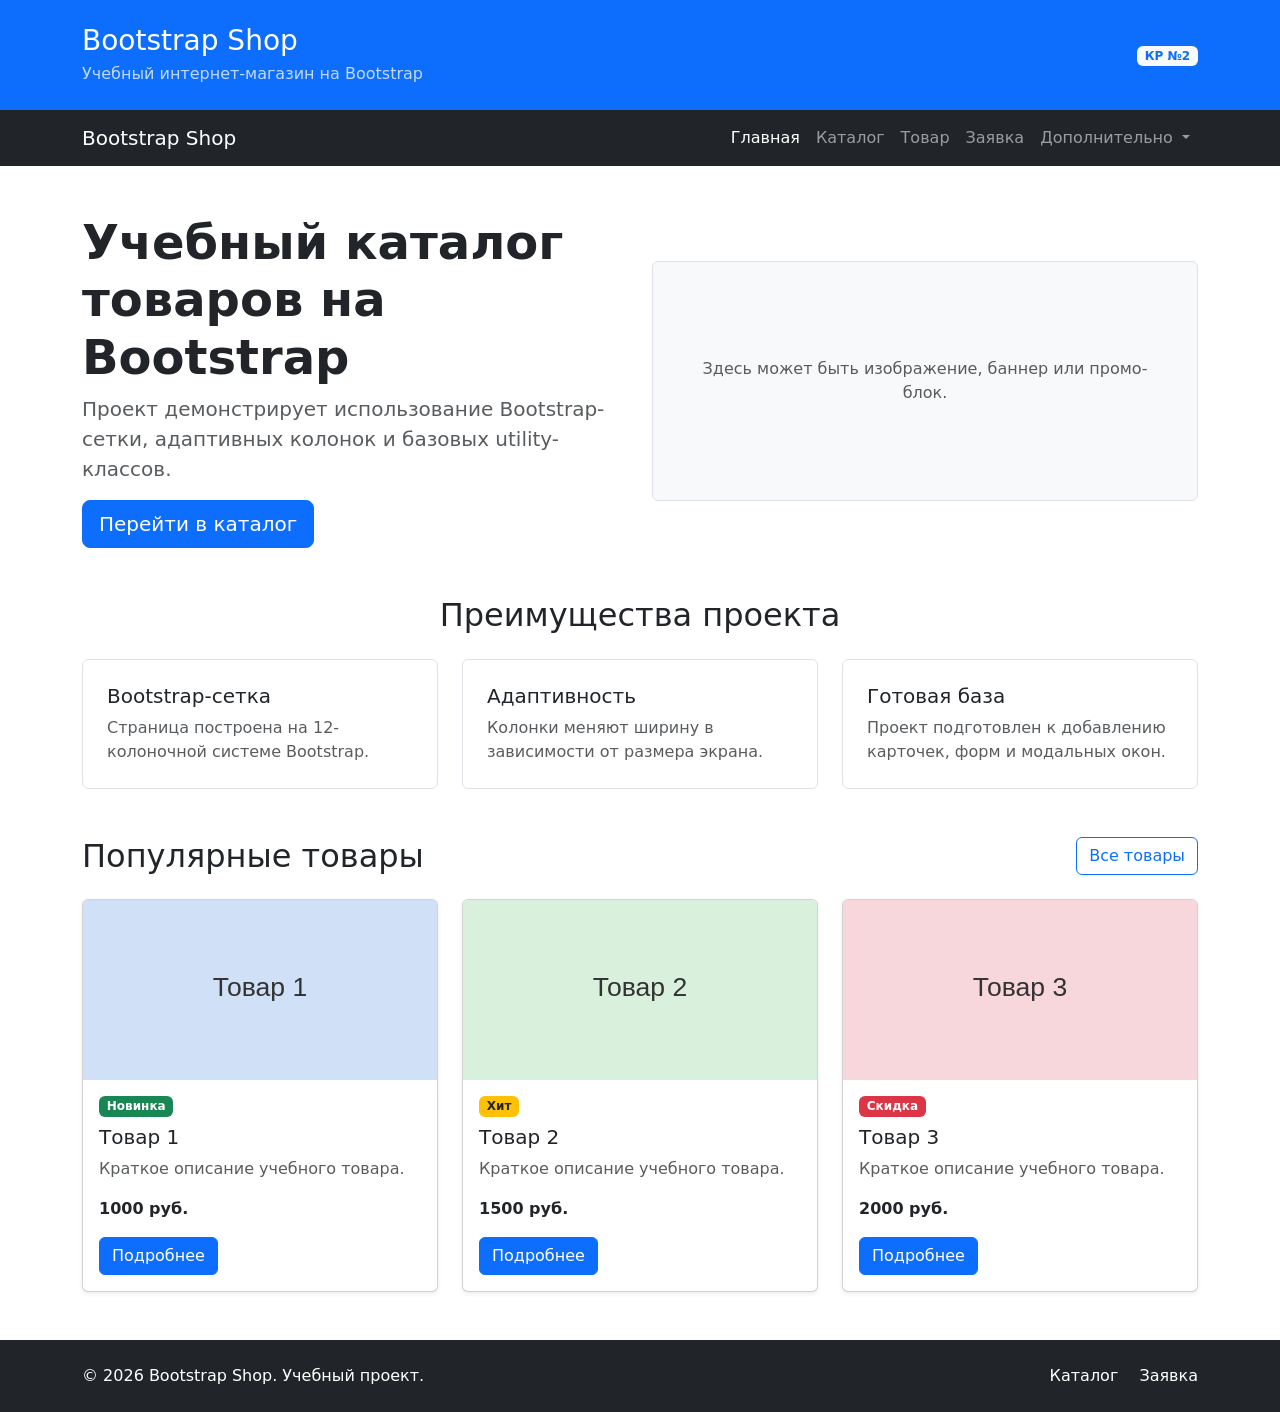
<file: index.html>
<!DOCTYPE html>
<html lang="ru">
<head>
  <meta charset="UTF-8">
  <meta name="viewport" content="width=device-width, initial-scale=1.0">
  <title>Главная — Bootstrap Shop</title>
  <!-- Bootstrap через CDN -->
  <link
    href="https://cdn.jsdelivr.net/npm/bootstrap@5.3.8/dist/css/bootstrap.min.css"
    rel="stylesheet"
  >
  <!-- Свои стили после Bootstrap -->
  <link rel="stylesheet" href="css/custom.css">
</head>
<body>
  <!-- Шапка на сетке -->
  <header class="bg-primary text-white py-4">
    <div class="container">
      <div class="row align-items-center">
        <div class="col-12 col-md-8">
          <p class="h3 mb-1">Bootstrap Shop</p>
          <p class="mb-0 opacity-75">
            Учебный интернет-магазин на Bootstrap
          </p>
        </div>
        <div class="col-12 col-md-4 text-md-end mt-3 mt-md-0">
          <span class="badge bg-light text-primary">КР №2</span>
        </div>
      </div>
    </div>
  </header>

  <!-- Navbar: сворачивается на мобильных -->
  <nav class="navbar navbar-expand-lg navbar-dark bg-dark">
    <div class="container">
      <a class="navbar-brand" href="index.html">Bootstrap Shop</a>
      <button
        class="navbar-toggler"
        type="button"
        data-bs-toggle="collapse"
        data-bs-target="#mainNavbar"
        aria-controls="mainNavbar"
        aria-expanded="false"
        aria-label="Переключить навигацию"
      >
        <span class="navbar-toggler-icon"></span>
      </button>
      <div class="collapse navbar-collapse" id="mainNavbar">
        <ul class="navbar-nav ms-auto">
          <li class="nav-item">
            <a class="nav-link active" aria-current="page" href="index.html">Главная</a>
          </li>
          <li class="nav-item">
            <a class="nav-link" href="catalog.html">Каталог</a>
          </li>
          <li class="nav-item">
            <a class="nav-link" href="product.html">Товар</a>
          </li>
          <li class="nav-item">
            <a class="nav-link" href="order.html">Заявка</a>
          </li>
          <!-- Выпадающее меню -->
          <li class="nav-item dropdown">
            <a
              class="nav-link dropdown-toggle"
              href="#"
              role="button"
              data-bs-toggle="dropdown"
              aria-expanded="false"
            >
              Дополнительно
            </a>
            <ul class="dropdown-menu dropdown-menu-end">
              <li><a class="dropdown-item" href="catalog.html">Все товары</a></li>
              <li><a class="dropdown-item" href="order.html">Оформить заявку</a></li>
              <li><a class="dropdown-item" href="index.html#popular">Популярное</a></li>
            </ul>
          </li>
        </ul>
      </div>
    </div>
  </nav>

  <main>
    <!-- Hero: 2 колонки на lg, 1 на мобильных -->
    <section class="container my-5">
      <div class="row align-items-center g-4">
        <div class="col-12 col-lg-6">
          <h1 class="display-5 fw-bold">
            Учебный каталог товаров на Bootstrap
          </h1>
          <p class="lead text-muted">
            Проект демонстрирует использование Bootstrap-сетки,
            адаптивных колонок и базовых utility-классов.
          </p>
          <a class="btn btn-primary btn-lg" href="catalog.html">
            Перейти в каталог
          </a>
        </div>
        <div class="col-12 col-lg-6">
          <div class="placeholder-box p-5 bg-light border rounded text-center d-flex align-items-center justify-content-center">
            <p class="mb-0 text-muted">
              Здесь может быть изображение, баннер или промо-блок.
            </p>
          </div>
        </div>
      </div>
    </section>

    <!-- Преимущества: 3 колонки с md -->
    <section class="container my-5">
      <h2 class="text-center mb-4">Преимущества проекта</h2>
      <div class="row g-4">
        <div class="col-12 col-md-4">
          <div class="p-4 border rounded h-100 bg-white">
            <h3 class="h5">Bootstrap-сетка</h3>
            <p class="mb-0 text-muted">
              Страница построена на 12-колоночной системе Bootstrap.
            </p>
          </div>
        </div>
        <div class="col-12 col-md-4">
          <div class="p-4 border rounded h-100 bg-white">
            <h3 class="h5">Адаптивность</h3>
            <p class="mb-0 text-muted">
              Колонки меняют ширину в зависимости от размера экрана.
            </p>
          </div>
        </div>
        <div class="col-12 col-md-4">
          <div class="p-4 border rounded h-100 bg-white">
            <h3 class="h5">Готовая база</h3>
            <p class="mb-0 text-muted">
              Проект подготовлен к добавлению карточек, форм и модальных окон.
            </p>
          </div>
        </div>
      </div>
    </section>

    <!-- Товары: card, 1 / 2 / 3 колонки -->
    <section class="container my-5" id="popular">
      <div class="d-flex justify-content-between align-items-center mb-4">
        <h2 class="mb-0">Популярные товары</h2>
        <a class="btn btn-outline-primary" href="catalog.html">Все товары</a>
      </div>
      <div class="row g-4">
        <div class="col-12 col-md-6 col-lg-4">
          <div class="card h-100 shadow-sm">
            <img class="card-img-top" src="images/product-1.svg" alt="Товар 1">
            <div class="card-body d-flex flex-column">
              <span class="badge bg-success mb-2 align-self-start">Новинка</span>
              <h3 class="card-title h5">Товар 1</h3>
              <p class="card-text text-muted">Краткое описание учебного товара.</p>
              <p class="fw-bold mb-3 mt-auto">1000 руб.</p>
              <a class="btn btn-primary align-self-start" href="product.html">Подробнее</a>
            </div>
          </div>
        </div>
        <div class="col-12 col-md-6 col-lg-4">
          <div class="card h-100 shadow-sm">
            <img class="card-img-top" src="images/product-2.svg" alt="Товар 2">
            <div class="card-body d-flex flex-column">
              <span class="badge bg-warning text-dark mb-2 align-self-start">Хит</span>
              <h3 class="card-title h5">Товар 2</h3>
              <p class="card-text text-muted">Краткое описание учебного товара.</p>
              <p class="fw-bold mb-3 mt-auto">1500 руб.</p>
              <a class="btn btn-primary align-self-start" href="product.html">Подробнее</a>
            </div>
          </div>
        </div>
        <div class="col-12 col-md-6 col-lg-4">
          <div class="card h-100 shadow-sm">
            <img class="card-img-top" src="images/product-3.svg" alt="Товар 3">
            <div class="card-body d-flex flex-column">
              <span class="badge bg-danger mb-2 align-self-start">Скидка</span>
              <h3 class="card-title h5">Товар 3</h3>
              <p class="card-text text-muted">Краткое описание учебного товара.</p>
              <p class="fw-bold mb-3 mt-auto">2000 руб.</p>
              <a class="btn btn-primary align-self-start" href="product.html">Подробнее</a>
            </div>
          </div>
        </div>
      </div>
    </section>
  </main>

  <!-- Подвал тоже на сетке -->
  <footer class="bg-dark text-white py-4 mt-5">
    <div class="container">
      <div class="row align-items-center g-3">
        <div class="col-12 col-md-6">
          <p class="mb-0">&copy; 2026 Bootstrap Shop. Учебный проект.</p>
        </div>
        <div class="col-12 col-md-6 text-md-end">
          <a class="text-white text-decoration-none me-3" href="catalog.html">Каталог</a>
          <a class="text-white text-decoration-none" href="order.html">Заявка</a>
        </div>
      </div>
    </div>
  </footer>

  <!-- JS для navbar, modal и т.д. -->
  <script src="https://cdn.jsdelivr.net/npm/bootstrap@5.3.8/dist/js/bootstrap.bundle.min.js"></script>
</body>
</html>
</file>
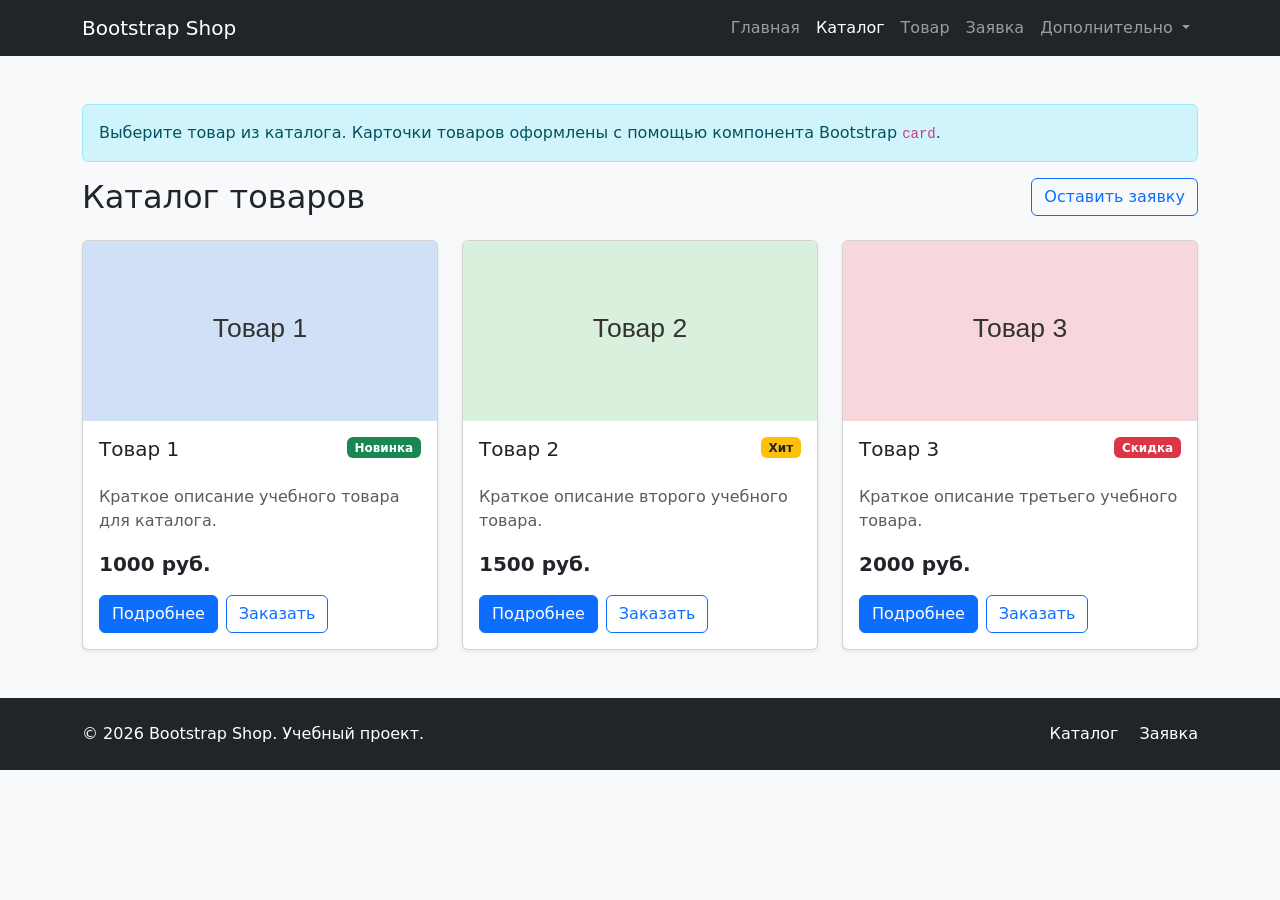
<file: catalog.html>
<!DOCTYPE html>
<html lang="ru">
<head>
  <meta charset="UTF-8">
  <meta name="viewport" content="width=device-width, initial-scale=1.0">
  <title>Каталог — Bootstrap Shop</title>
  <link
    href="https://cdn.jsdelivr.net/npm/bootstrap@5.3.8/dist/css/bootstrap.min.css"
    rel="stylesheet"
  >
  <link rel="stylesheet" href="css/custom.css">
</head>
<body class="bg-light">
  <!-- Navbar: сворачивается на мобильных -->
  <nav class="navbar navbar-expand-lg navbar-dark bg-dark">
    <div class="container">
      <a class="navbar-brand" href="index.html">Bootstrap Shop</a>
      <button
        class="navbar-toggler"
        type="button"
        data-bs-toggle="collapse"
        data-bs-target="#mainNavbar"
        aria-controls="mainNavbar"
        aria-expanded="false"
        aria-label="Переключить навигацию"
      >
        <span class="navbar-toggler-icon"></span>
      </button>
      <div class="collapse navbar-collapse" id="mainNavbar">
        <ul class="navbar-nav ms-auto">
          <li class="nav-item">
            <a class="nav-link" href="index.html">Главная</a>
          </li>
          <li class="nav-item">
            <a class="nav-link active" aria-current="page" href="catalog.html">Каталог</a>
          </li>
          <li class="nav-item">
            <a class="nav-link" href="product.html">Товар</a>
          </li>
          <li class="nav-item">
            <a class="nav-link" href="order.html">Заявка</a>
          </li>
          <!-- Выпадающее меню -->
          <li class="nav-item dropdown">
            <a
              class="nav-link dropdown-toggle"
              href="#"
              role="button"
              data-bs-toggle="dropdown"
              aria-expanded="false"
            >
              Дополнительно
            </a>
            <ul class="dropdown-menu dropdown-menu-end">
              <li><a class="dropdown-item" href="catalog.html">Все товары</a></li>
              <li><a class="dropdown-item" href="order.html">Оформить заявку</a></li>
              <li><a class="dropdown-item" href="index.html#popular">Популярное</a></li>
            </ul>
          </li>
        </ul>
      </div>
    </div>
  </nav>

  <main class="container my-5">
    <!-- Информационное сообщение -->
    <div class="alert alert-info" role="alert">
      Выберите товар из каталога. Карточки товаров оформлены с помощью компонента Bootstrap <code>card</code>.
    </div>

    <div class="d-flex justify-content-between align-items-center mb-4">
      <h1 class="h2 mb-0">Каталог товаров</h1>
      <a class="btn btn-outline-primary" href="order.html">Оставить заявку</a>
    </div>

    <!-- Сетка карточек -->
    <div class="row g-4">
      <div class="col-12 col-md-6 col-lg-4">
        <div class="card h-100 shadow-sm">
          <img class="card-img-top" src="images/product-1.svg" alt="Товар 1">
          <div class="card-body d-flex flex-column">
            <div class="d-flex justify-content-between align-items-start mb-3">
              <h2 class="card-title h5">Товар 1</h2>
              <span class="badge bg-success">Новинка</span>
            </div>
            <p class="card-text text-muted">Краткое описание учебного товара для каталога.</p>
            <p class="fw-bold fs-5 mt-auto">1000 руб.</p>
            <div class="d-flex gap-2">
              <a class="btn btn-primary" href="product.html">Подробнее</a>
              <!-- Открывает модалку -->
              <button
                class="btn btn-outline-primary"
                type="button"
                data-bs-toggle="modal"
                data-bs-target="#orderModal"
              >
                Заказать
              </button>
            </div>
          </div>
        </div>
      </div>
      <div class="col-12 col-md-6 col-lg-4">
        <div class="card h-100 shadow-sm">
          <img class="card-img-top" src="images/product-2.svg" alt="Товар 2">
          <div class="card-body d-flex flex-column">
            <div class="d-flex justify-content-between align-items-start mb-3">
              <h2 class="card-title h5">Товар 2</h2>
              <span class="badge bg-warning text-dark">Хит</span>
            </div>
            <p class="card-text text-muted">Краткое описание второго учебного товара.</p>
            <p class="fw-bold fs-5 mt-auto">1500 руб.</p>
            <div class="d-flex gap-2">
              <a class="btn btn-primary" href="product.html">Подробнее</a>
              <!-- Открывает модалку -->
              <button
                class="btn btn-outline-primary"
                type="button"
                data-bs-toggle="modal"
                data-bs-target="#orderModal"
              >
                Заказать
              </button>
            </div>
          </div>
        </div>
      </div>
      <div class="col-12 col-md-6 col-lg-4">
        <div class="card h-100 shadow-sm">
          <img class="card-img-top" src="images/product-3.svg" alt="Товар 3">
          <div class="card-body d-flex flex-column">
            <div class="d-flex justify-content-between align-items-start mb-3">
              <h2 class="card-title h5">Товар 3</h2>
              <span class="badge bg-danger">Скидка</span>
            </div>
            <p class="card-text text-muted">Краткое описание третьего учебного товара.</p>
            <p class="fw-bold fs-5 mt-auto">2000 руб.</p>
            <div class="d-flex gap-2">
              <a class="btn btn-primary" href="product.html">Подробнее</a>
              <!-- Открывает модалку -->
              <button
                class="btn btn-outline-primary"
                type="button"
                data-bs-toggle="modal"
                data-bs-target="#orderModal"
              >
                Заказать
              </button>
            </div>
          </div>
        </div>
      </div>
    </div>
  </main>

  <footer class="bg-dark text-white py-4 mt-5">
    <div class="container">
      <div class="row align-items-center g-3">
        <div class="col-12 col-md-6">
          <p class="mb-0">&copy; 2026 Bootstrap Shop. Учебный проект.</p>
        </div>
        <div class="col-12 col-md-6 text-md-end">
          <a class="text-white text-decoration-none me-3" href="catalog.html">Каталог</a>
          <a class="text-white text-decoration-none" href="order.html">Заявка</a>
        </div>
      </div>
    </div>
  </footer>

  <!-- Модальное окно быстрой заявки -->
  <div
    class="modal fade"
    id="orderModal"
    tabindex="-1"
    aria-labelledby="orderModalLabel"
    aria-hidden="true"
  >
    <div class="modal-dialog">
      <div class="modal-content">
        <div class="modal-header">
          <h2 class="modal-title h5" id="orderModalLabel">Быстрая заявка</h2>
          <button type="button" class="btn-close" data-bs-dismiss="modal" aria-label="Закрыть"></button>
        </div>
        <div class="modal-body">
          <p class="text-muted">Оставьте контактные данные, и менеджер свяжется с вами.</p>
          <form id="modalForm" action="#" method="post">
            <div class="mb-3">
              <label for="modal-name" class="form-label">Имя</label>
              <input id="modal-name" name="name" type="text" class="form-control" required>
            </div>
            <div class="mb-3">
              <label for="modal-phone" class="form-label">Телефон</label>
              <input id="modal-phone" name="phone" type="tel" class="form-control" required>
            </div>
            <div class="form-check mb-3">
              <input id="modal-agree" name="agree" class="form-check-input" type="checkbox" required>
              <label class="form-check-label" for="modal-agree">Согласен на обработку данных</label>
            </div>
          </form>
        </div>
        <div class="modal-footer">
          <button type="button" class="btn btn-secondary" data-bs-dismiss="modal">Закрыть</button>
          <!-- form="..." связывает кнопку с формой -->
          <button type="submit" class="btn btn-primary" form="modalForm">Отправить</button>
        </div>
      </div>
    </div>
  </div>

  <script src="https://cdn.jsdelivr.net/npm/bootstrap@5.3.8/dist/js/bootstrap.bundle.min.js"></script>
</body>
</html>
</file>
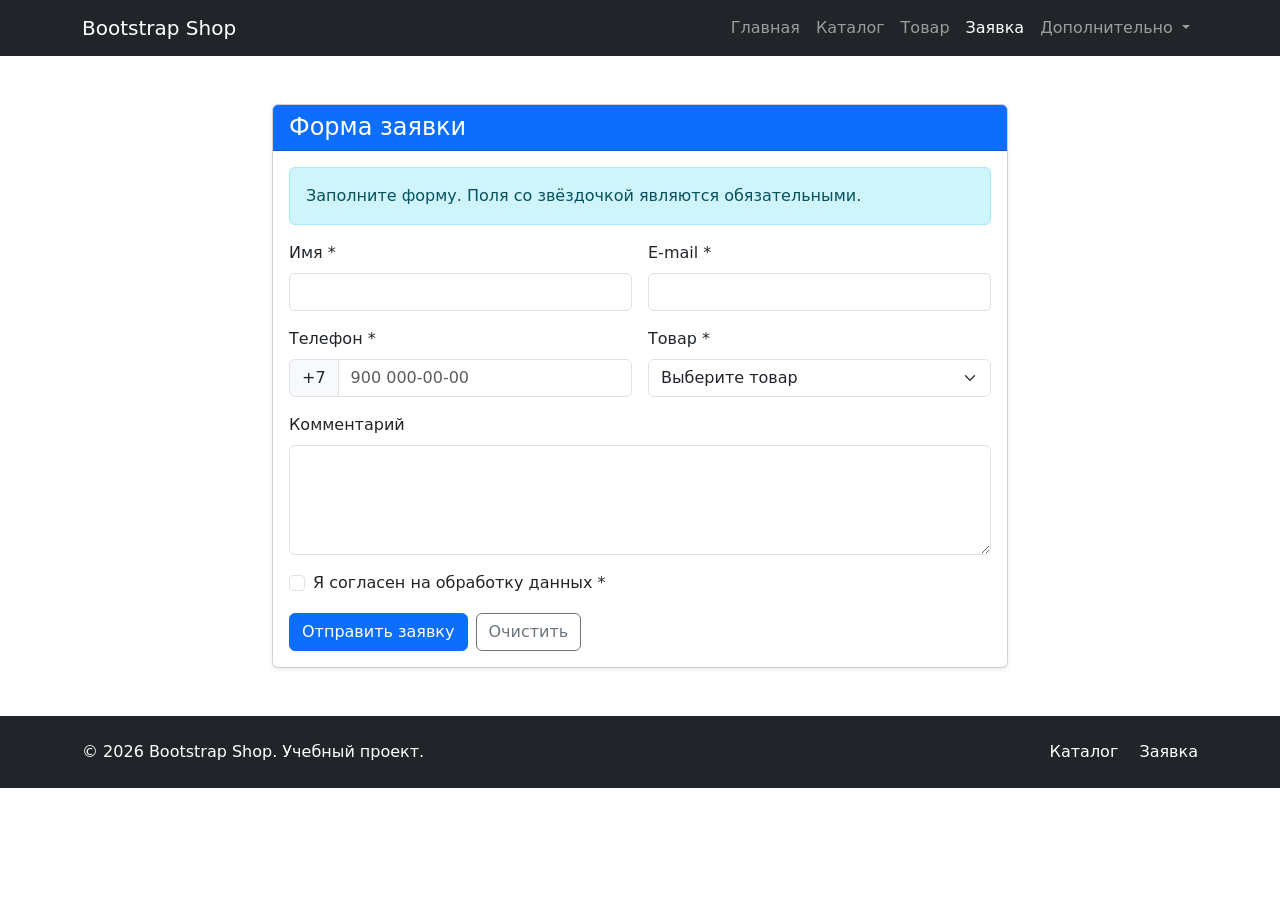
<file: order.html>
<!DOCTYPE html>
<html lang="ru">
<head>
  <meta charset="UTF-8">
  <meta name="viewport" content="width=device-width, initial-scale=1.0">
  <title>Заявка — Bootstrap Shop</title>
  <link
    href="https://cdn.jsdelivr.net/npm/bootstrap@5.3.8/dist/css/bootstrap.min.css"
    rel="stylesheet"
  >
  <link rel="stylesheet" href="css/custom.css">
</head>
<body>
  <!-- Navbar: сворачивается на мобильных -->
  <nav class="navbar navbar-expand-lg navbar-dark bg-dark">
    <div class="container">
      <a class="navbar-brand" href="index.html">Bootstrap Shop</a>
      <button
        class="navbar-toggler"
        type="button"
        data-bs-toggle="collapse"
        data-bs-target="#mainNavbar"
        aria-controls="mainNavbar"
        aria-expanded="false"
        aria-label="Переключить навигацию"
      >
        <span class="navbar-toggler-icon"></span>
      </button>
      <div class="collapse navbar-collapse" id="mainNavbar">
        <ul class="navbar-nav ms-auto">
          <li class="nav-item">
            <a class="nav-link" href="index.html">Главная</a>
          </li>
          <li class="nav-item">
            <a class="nav-link" href="catalog.html">Каталог</a>
          </li>
          <li class="nav-item">
            <a class="nav-link" href="product.html">Товар</a>
          </li>
          <li class="nav-item">
            <a class="nav-link active" aria-current="page" href="order.html">Заявка</a>
          </li>
          <!-- Выпадающее меню -->
          <li class="nav-item dropdown">
            <a
              class="nav-link dropdown-toggle"
              href="#"
              role="button"
              data-bs-toggle="dropdown"
              aria-expanded="false"
            >
              Дополнительно
            </a>
            <ul class="dropdown-menu dropdown-menu-end">
              <li><a class="dropdown-item" href="catalog.html">Все товары</a></li>
              <li><a class="dropdown-item" href="order.html">Оформить заявку</a></li>
              <li><a class="dropdown-item" href="index.html#popular">Популярное</a></li>
            </ul>
          </li>
        </ul>
      </div>
    </div>
  </nav>

  <main class="container my-5">
    <div class="row justify-content-center">
      <div class="col-12 col-lg-8">
        <!-- Карточка как контейнер формы -->
        <div class="card shadow-sm">
          <div class="card-header bg-primary text-white">
            <h1 class="h4 mb-0">Форма заявки</h1>
          </div>
          <div class="card-body">
            <div class="alert alert-info" role="alert">
              Заполните форму. Поля со звёздочкой являются обязательными.
            </div>
            <form action="#" method="post">
              <!-- Сетка полей: 2 колонки с md -->
              <div class="row g-3">
                <div class="col-12 col-md-6">
                  <label for="order-name" class="form-label">Имя *</label>
                  <input id="order-name" name="name" type="text" class="form-control" required>
                </div>
                <div class="col-12 col-md-6">
                  <label for="order-email" class="form-label">E-mail *</label>
                  <input id="order-email" name="email" type="email" class="form-control" required>
                </div>
                <div class="col-12 col-md-6">
                  <label for="order-phone" class="form-label">Телефон *</label>
                  <!-- Поле с префиксом -->
                  <div class="input-group">
                    <span class="input-group-text">+7</span>
                    <input id="order-phone" name="phone" type="tel" class="form-control" placeholder="900 000-00-00" required>
                  </div>
                </div>
                <div class="col-12 col-md-6">
                  <label for="order-product" class="form-label">Товар *</label>
                  <select id="order-product" name="product" class="form-select" required>
                    <option value="" selected>Выберите товар</option>
                    <option value="product-1">Товар 1</option>
                    <option value="product-2">Товар 2</option>
                    <option value="product-3">Товар 3</option>
                  </select>
                </div>
                <div class="col-12">
                  <label for="order-comment" class="form-label">Комментарий</label>
                  <textarea id="order-comment" name="comment" class="form-control" rows="4"></textarea>
                </div>
                <div class="col-12">
                  <div class="form-check">
                    <input id="order-agree" name="agree" class="form-check-input" type="checkbox" required>
                    <label class="form-check-label" for="order-agree">Я согласен на обработку данных *</label>
                  </div>
                </div>
                <div class="col-12 d-flex gap-2">
                  <button class="btn btn-primary" type="submit">Отправить заявку</button>
                  <button class="btn btn-outline-secondary" type="reset">Очистить</button>
                </div>
              </div>
            </form>
          </div>
        </div>
      </div>
    </div>
  </main>

  <footer class="bg-dark text-white py-4 mt-5">
    <div class="container">
      <div class="row align-items-center g-3">
        <div class="col-12 col-md-6">
          <p class="mb-0">&copy; 2026 Bootstrap Shop. Учебный проект.</p>
        </div>
        <div class="col-12 col-md-6 text-md-end">
          <a class="text-white text-decoration-none me-3" href="catalog.html">Каталог</a>
          <a class="text-white text-decoration-none" href="order.html">Заявка</a>
        </div>
      </div>
    </div>
  </footer>

  <script src="https://cdn.jsdelivr.net/npm/bootstrap@5.3.8/dist/js/bootstrap.bundle.min.js"></script>
</body>
</html>
</file>
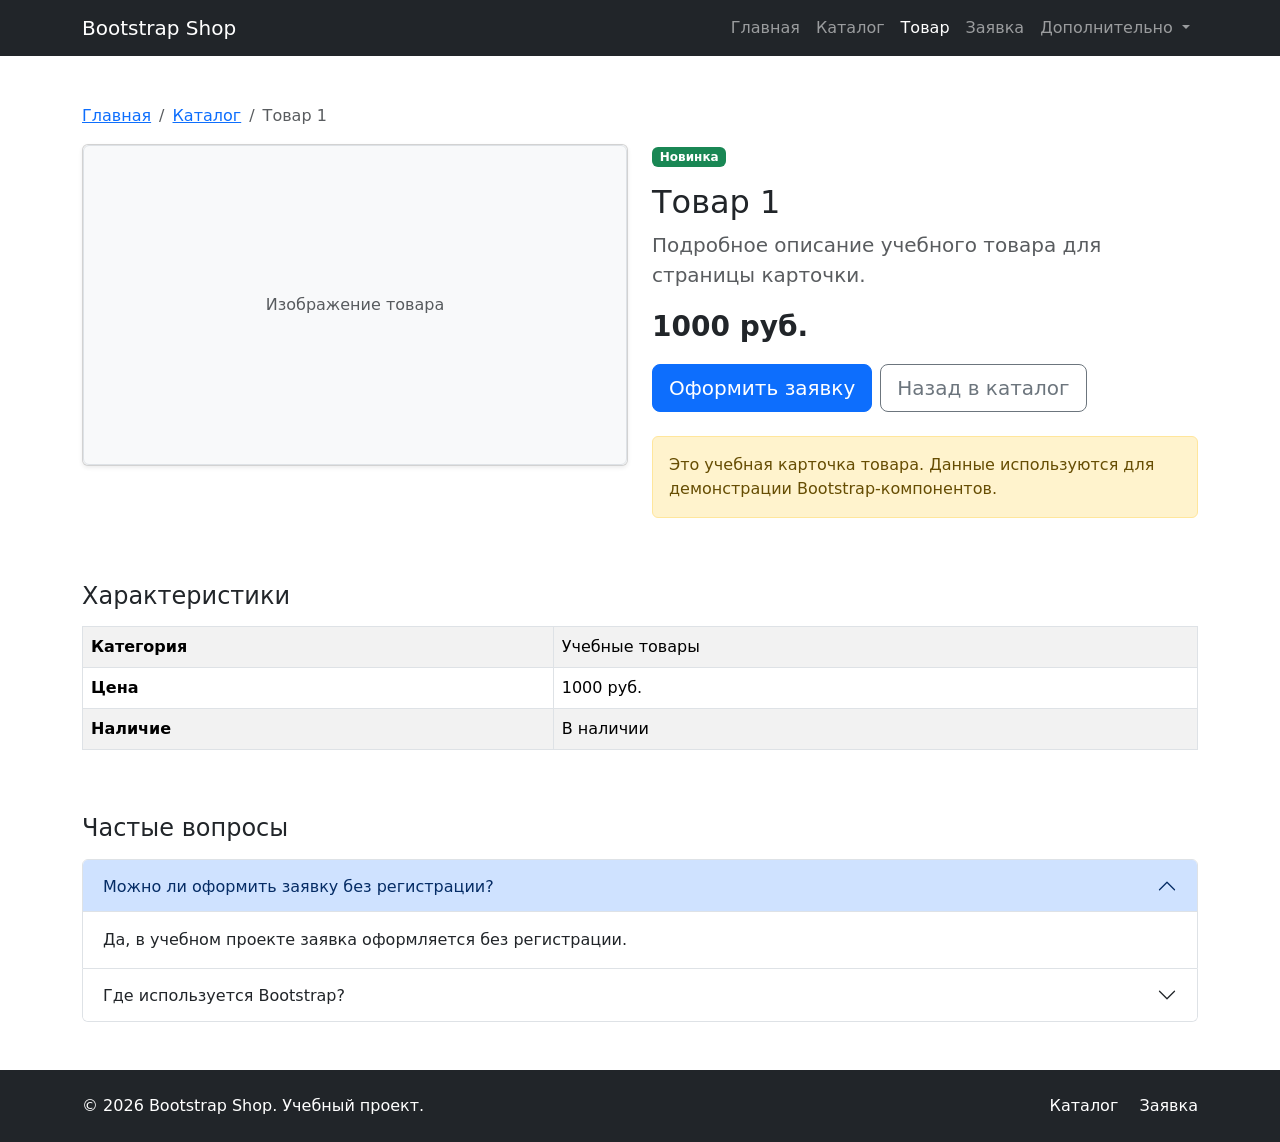
<file: product.html>
<!DOCTYPE html>
<html lang="ru">
<head>
  <meta charset="UTF-8">
  <meta name="viewport" content="width=device-width, initial-scale=1.0">
  <title>Товар 1 — Bootstrap Shop</title>
  <link
    href="https://cdn.jsdelivr.net/npm/bootstrap@5.3.8/dist/css/bootstrap.min.css"
    rel="stylesheet"
  >
  <link rel="stylesheet" href="css/custom.css">
</head>
<body>
  <!-- Navbar: сворачивается на мобильных -->
  <nav class="navbar navbar-expand-lg navbar-dark bg-dark">
    <div class="container">
      <a class="navbar-brand" href="index.html">Bootstrap Shop</a>
      <button
        class="navbar-toggler"
        type="button"
        data-bs-toggle="collapse"
        data-bs-target="#mainNavbar"
        aria-controls="mainNavbar"
        aria-expanded="false"
        aria-label="Переключить навигацию"
      >
        <span class="navbar-toggler-icon"></span>
      </button>
      <div class="collapse navbar-collapse" id="mainNavbar">
        <ul class="navbar-nav ms-auto">
          <li class="nav-item">
            <a class="nav-link" href="index.html">Главная</a>
          </li>
          <li class="nav-item">
            <a class="nav-link" href="catalog.html">Каталог</a>
          </li>
          <li class="nav-item">
            <a class="nav-link active" aria-current="page" href="product.html">Товар</a>
          </li>
          <li class="nav-item">
            <a class="nav-link" href="order.html">Заявка</a>
          </li>
          <!-- Выпадающее меню -->
          <li class="nav-item dropdown">
            <a
              class="nav-link dropdown-toggle"
              href="#"
              role="button"
              data-bs-toggle="dropdown"
              aria-expanded="false"
            >
              Дополнительно
            </a>
            <ul class="dropdown-menu dropdown-menu-end">
              <li><a class="dropdown-item" href="catalog.html">Все товары</a></li>
              <li><a class="dropdown-item" href="order.html">Оформить заявку</a></li>
              <li><a class="dropdown-item" href="index.html#popular">Популярное</a></li>
            </ul>
          </li>
        </ul>
      </div>
    </div>
  </nav>

  <main class="container my-5">
    <!-- Хлебные крошки -->
    <nav aria-label="breadcrumb">
      <ol class="breadcrumb">
        <li class="breadcrumb-item"><a href="index.html">Главная</a></li>
        <li class="breadcrumb-item"><a href="catalog.html">Каталог</a></li>
        <li class="breadcrumb-item active" aria-current="page">Товар 1</li>
      </ol>
    </nav>

    <div class="row g-4">
      <div class="col-12 col-lg-6">
        <div class="card shadow-sm">
          <div class="placeholder-image bg-light border rounded d-flex align-items-center justify-content-center">
            <span class="text-muted">Изображение товара</span>
          </div>
        </div>
      </div>
      <div class="col-12 col-lg-6">
        <span class="badge bg-success mb-3">Новинка</span>
        <h1 class="h2">Товар 1</h1>
        <p class="lead text-muted">Подробное описание учебного товара для страницы карточки.</p>
        <p class="fs-3 fw-bold">1000 руб.</p>
        <div class="d-flex flex-wrap gap-2 mb-4">
          <a class="btn btn-primary btn-lg" href="order.html">Оформить заявку</a>
          <a class="btn btn-outline-secondary btn-lg" href="catalog.html">Назад в каталог</a>
        </div>
        <div class="alert alert-warning" role="alert">
          Это учебная карточка товара. Данные используются для демонстрации Bootstrap-компонентов.
        </div>
      </div>
    </div>

    <!-- Таблица характеристик -->
    <section class="mt-5">
      <h2 class="h4 mb-3">Характеристики</h2>
      <div class="table-responsive">
        <table class="table table-striped table-bordered align-middle">
          <tbody>
            <tr>
              <th scope="row">Категория</th>
              <td>Учебные товары</td>
            </tr>
            <tr>
              <th scope="row">Цена</th>
              <td>1000 руб.</td>
            </tr>
            <tr>
              <th scope="row">Наличие</th>
              <td>В наличии</td>
            </tr>
          </tbody>
        </table>
      </div>
    </section>

    <!-- Accordion (доп. компонент) -->
    <section class="mt-5">
      <h2 class="h4 mb-3">Частые вопросы</h2>
      <div class="accordion" id="faqAccordion">
        <div class="accordion-item">
          <h3 class="accordion-header">
            <button
              class="accordion-button"
              type="button"
              data-bs-toggle="collapse"
              data-bs-target="#faqOne"
              aria-expanded="true"
              aria-controls="faqOne"
            >
              Можно ли оформить заявку без регистрации?
            </button>
          </h3>
          <div id="faqOne" class="accordion-collapse collapse show" data-bs-parent="#faqAccordion">
            <div class="accordion-body">
              Да, в учебном проекте заявка оформляется без регистрации.
            </div>
          </div>
        </div>
        <div class="accordion-item">
          <h3 class="accordion-header">
            <button
              class="accordion-button collapsed"
              type="button"
              data-bs-toggle="collapse"
              data-bs-target="#faqTwo"
              aria-expanded="false"
              aria-controls="faqTwo"
            >
              Где используется Bootstrap?
            </button>
          </h3>
          <div id="faqTwo" class="accordion-collapse collapse" data-bs-parent="#faqAccordion">
            <div class="accordion-body">
              Bootstrap используется для сетки, карточек, форм, навигации, сообщений и модальных окон.
            </div>
          </div>
        </div>
      </div>
    </section>
  </main>

  <footer class="bg-dark text-white py-4 mt-5">
    <div class="container">
      <div class="row align-items-center g-3">
        <div class="col-12 col-md-6">
          <p class="mb-0">&copy; 2026 Bootstrap Shop. Учебный проект.</p>
        </div>
        <div class="col-12 col-md-6 text-md-end">
          <a class="text-white text-decoration-none me-3" href="catalog.html">Каталог</a>
          <a class="text-white text-decoration-none" href="order.html">Заявка</a>
        </div>
      </div>
    </div>
  </footer>

  <script src="https://cdn.jsdelivr.net/npm/bootstrap@5.3.8/dist/js/bootstrap.bundle.min.js"></script>
</body>
</html>
</file>
<file: css/custom.css>
/* Минимальные доработки поверх Bootstrap */

/* Подвал не прилипает к контенту */
body {
  min-height: 100vh;
}

/* Временный блок вместо картинки */
.placeholder-box {
  min-height: 240px;
}

/* Блок вместо фото товара */
.placeholder-image {
  min-height: 320px;
}

/* Фото в карточке: одна высота, без искажений */
.card-img-top {
  height: 180px;
  object-fit: cover;
}
</file>
